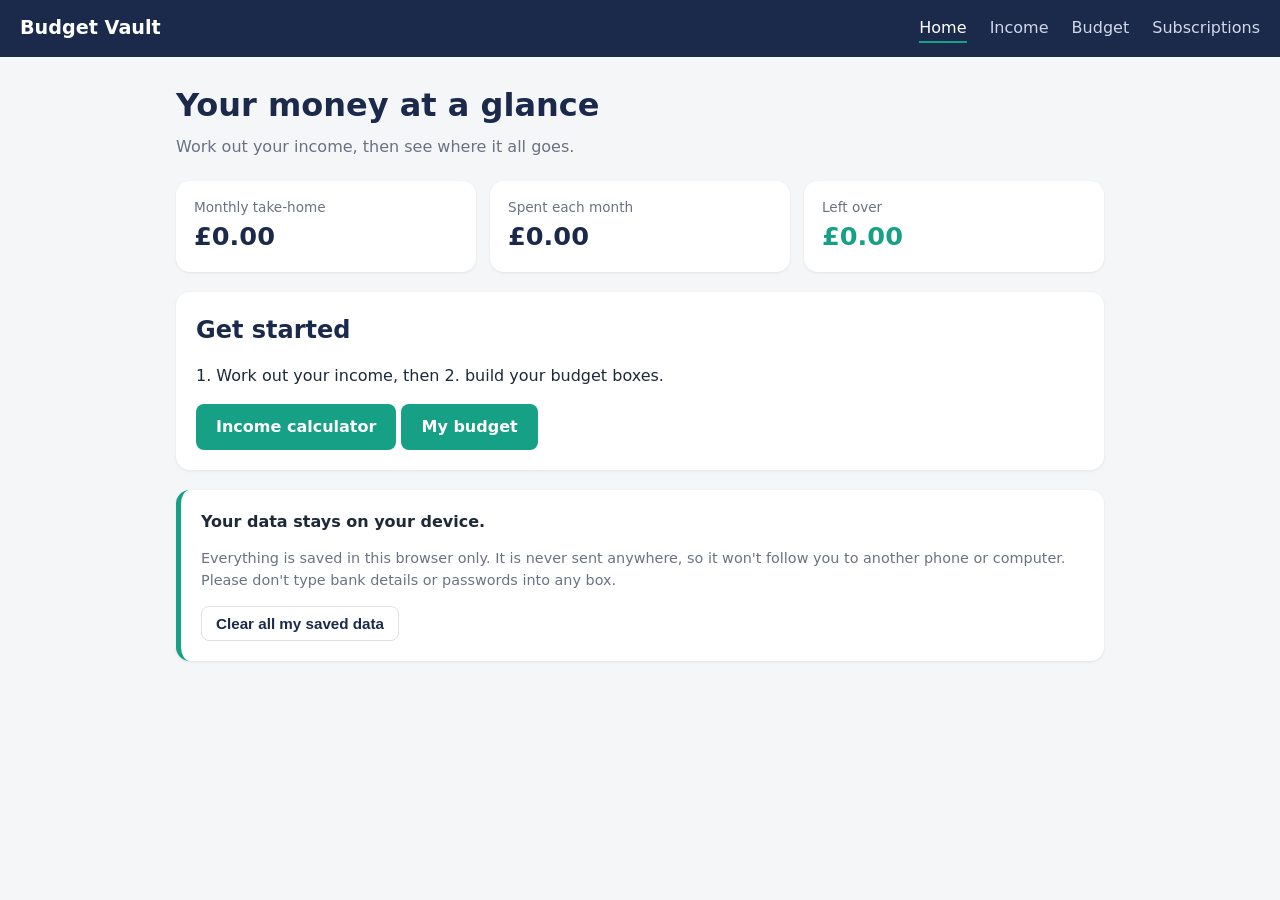
<file: index.html>
<!DOCTYPE html>
<html lang="en-GB">
<head>
  <meta charset="UTF-8">
  <meta name="viewport" content="width=device-width, initial-scale=1.0">
  <!-- Security: scripts only from this site + the Chart.js CDN; no plugins, no <base> tricks, no form posts -->
  <meta http-equiv="Content-Security-Policy" content="default-src 'self'; script-src 'self' https://cdn.jsdelivr.net; style-src 'self' 'unsafe-inline'; img-src 'self' data:; object-src 'none'; base-uri 'self'; form-action 'none'">
  <!-- Asks search engines not to list this friends-only tool (delete this line if you want it searchable) -->
  <meta name="robots" content="noindex">
  <!-- Colours the browser bar on phones -->
  <meta name="theme-color" content="#1B2A4A">
  <title>Budget Vault</title>
  <!-- Emoji favicon built inline, so there is no extra file and no 404 -->
  <link rel="icon" href="data:image/svg+xml,%3Csvg xmlns='http://www.w3.org/2000/svg' viewBox='0 0 100 100'%3E%3Ctext y='.9em' font-size='90'%3E💷%3C/text%3E%3C/svg%3E">
  <!-- Shared styles (file sits next to this page) -->
  <link rel="stylesheet" href="style.css">
</head>
<body>

  <!-- Navigation bar (same on every page) -->
  <header class="topbar">
    <span class="brand">Budget Vault</span>
    <nav>
      <a href="index.html" class="active">Home</a>
      <a href="income.html">Income</a>
      <a href="budget.html">Budget</a>
      <a href="subscriptions.html">Subscriptions</a>
    </nav>
  </header>

  <main class="container">
    <!-- Only shown if JavaScript is switched off -->
    <noscript><p class="panel warn">Budget Vault needs JavaScript switched on to work.</p></noscript>

    <h1>Your money at a glance</h1>
    <p class="subtitle">Work out your income, then see where it all goes.</p>

    <!-- Summary tiles (numbers filled in by home.js) -->
    <div class="stat-grid">
      <div class="stat"><div class="label">Monthly take-home</div><div class="value" id="sumIncome">£0.00</div></div>
      <div class="stat"><div class="label">Spent each month</div><div class="value" id="sumSpent">£0.00</div></div>
      <div class="stat"><div class="label">Left over</div><div class="value" id="sumLeft">£0.00</div></div>
    </div>

    <!-- Where to go next -->
    <div class="panel">
      <h2>Get started</h2>
      <p>1. Work out your income, then 2. build your budget boxes.</p>
      <a class="btn" href="income.html">Income calculator</a>
      <a class="btn" href="budget.html">My budget</a>
    </div>

    <!-- Privacy note -->
    <div class="panel notice">
      <strong>Your data stays on your device.</strong>
      <p class="muted">Everything is saved in this browser only. It is never sent anywhere, so it won't follow you to another phone or computer. Please don't type bank details or passwords into any box.</p>
      <button class="btn-secondary" id="resetBtn" type="button">Clear all my saved data</button>
    </div>
  </main>

  <script src="storage.js"></script>
  <script src="home.js"></script>
</body>
</html>
</file>
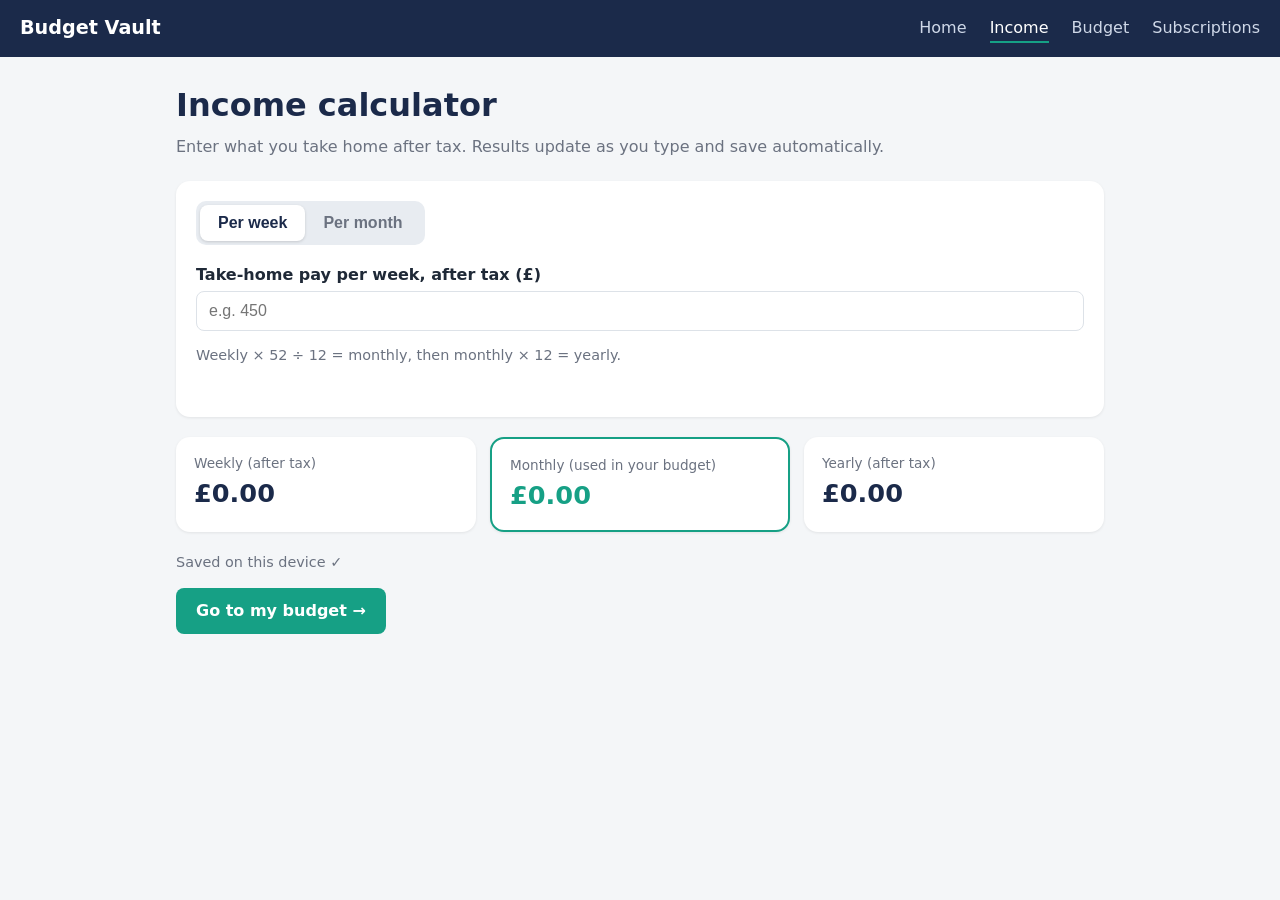
<file: income.html>
<!DOCTYPE html>
<html lang="en-GB">
<head>
  <meta charset="UTF-8">
  <meta name="viewport" content="width=device-width, initial-scale=1.0">
  <!-- Security: scripts only from this site + the Chart.js CDN; no plugins, no <base> tricks, no form posts -->
  <meta http-equiv="Content-Security-Policy" content="default-src 'self'; script-src 'self' https://cdn.jsdelivr.net; style-src 'self' 'unsafe-inline'; img-src 'self' data:; object-src 'none'; base-uri 'self'; form-action 'none'">
  <!-- Asks search engines not to list this friends-only tool (delete this line if you want it searchable) -->
  <meta name="robots" content="noindex">
  <!-- Colours the browser bar on phones -->
  <meta name="theme-color" content="#1B2A4A">
  <title>Income - Budget Vault</title>
  <!-- Emoji favicon built inline, so there is no extra file and no 404 -->
  <link rel="icon" href="data:image/svg+xml,%3Csvg xmlns='http://www.w3.org/2000/svg' viewBox='0 0 100 100'%3E%3Ctext y='.9em' font-size='90'%3E💷%3C/text%3E%3C/svg%3E">
  <!-- Shared styles (file sits next to this page) -->
  <link rel="stylesheet" href="style.css">
</head>
<body>

  <!-- Navigation bar (same on every page) -->
  <header class="topbar">
    <span class="brand">Budget Vault</span>
    <nav>
      <a href="index.html">Home</a>
      <a href="income.html" class="active">Income</a>
      <a href="budget.html">Budget</a>
      <a href="subscriptions.html">Subscriptions</a>
    </nav>
  </header>

  <main class="container">
    <!-- Only shown if JavaScript is switched off -->
    <noscript><p class="panel warn">Budget Vault needs JavaScript switched on to work.</p></noscript>

    <h1>Income calculator</h1>
    <p class="subtitle">Enter what you take home after tax. Results update as you type and save automatically.</p>

    <div class="panel">
      <!-- Pick whether you know your weekly or your monthly pay -->
      <div class="toggle">
        <button type="button" id="modeWeekly" class="active">Per week</button>
        <button type="button" id="modeMonthly">Per month</button>
      </div>

      <!-- One box for the amount (its label and placeholder change with the toggle) -->
      <div class="field-row">
        <div>
          <label for="amount" id="amountLabel">Take-home pay per week, after tax (£)</label>
          <input type="number" id="amount" min="0" step="0.01" inputmode="decimal" placeholder="e.g. 450">
          <!-- Explains the sum being done (text changes with the toggle) -->
          <p class="muted" id="howItWorks"></p>
        </div>
      </div>
    </div>

    <!-- Results (filled in by income.js) -->
    <div class="stat-grid">
      <div class="stat"><div class="label">Weekly (after tax)</div><div class="value" id="outWeekly">£0.00</div></div>
      <div class="stat highlight"><div class="label">Monthly (used in your budget)</div><div class="value good" id="outMonthly">£0.00</div></div>
      <div class="stat"><div class="label">Yearly (after tax)</div><div class="value" id="outYearly">£0.00</div></div>
    </div>

    <!-- "Saved" message (role=status lets screen readers announce it politely) -->
    <p class="muted" id="savedMsg" role="status" aria-live="polite">&nbsp;</p>
    <a class="btn" href="budget.html">Go to my budget &rarr;</a>
  </main>

  <script src="storage.js"></script>
  <script src="income.js"></script>
</body>
</html>
</file>
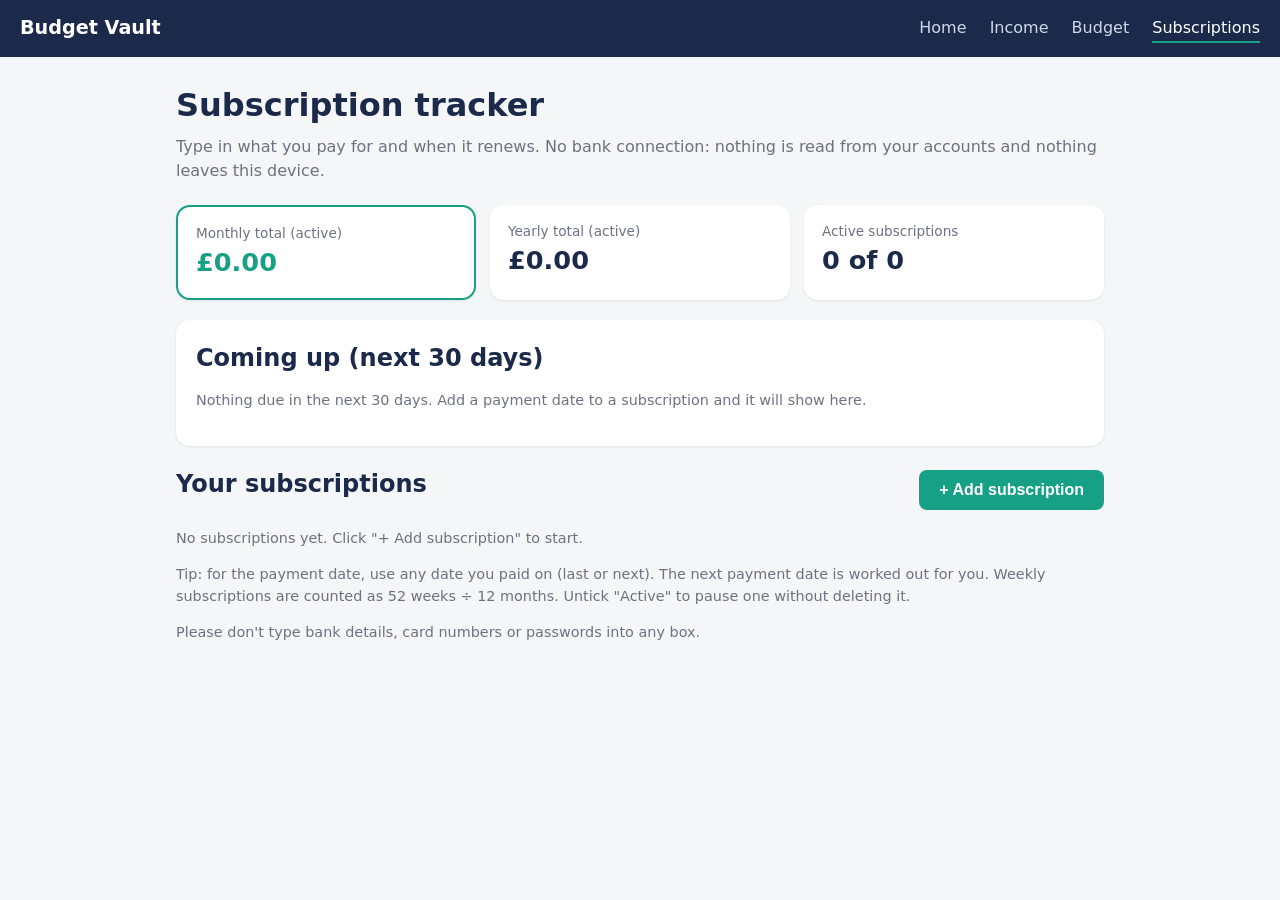
<file: subscriptions.html>
<!DOCTYPE html>
<html lang="en-GB">
<head>
  <meta charset="UTF-8">
  <meta name="viewport" content="width=device-width, initial-scale=1.0">
  <!-- Security: scripts only from this site + the Chart.js CDN; no plugins, no <base> tricks, no form posts -->
  <meta http-equiv="Content-Security-Policy" content="default-src 'self'; script-src 'self' https://cdn.jsdelivr.net; style-src 'self' 'unsafe-inline'; img-src 'self' data:; object-src 'none'; base-uri 'self'; form-action 'none'">
  <!-- Asks search engines not to list this friends-only tool (delete this line if you want it searchable) -->
  <meta name="robots" content="noindex">
  <!-- Colours the browser bar on phones -->
  <meta name="theme-color" content="#1B2A4A">
  <title>Subscriptions - Budget Vault</title>
  <!-- Emoji favicon built inline, so there is no extra file and no 404 -->
  <link rel="icon" href="data:image/svg+xml,%3Csvg xmlns='http://www.w3.org/2000/svg' viewBox='0 0 100 100'%3E%3Ctext y='.9em' font-size='90'%3E💷%3C/text%3E%3C/svg%3E">
  <!-- Shared styles (file sits next to this page) -->
  <link rel="stylesheet" href="style.css">
  <!-- Styles only this page needs (style.css stays untouched) -->
  <style>
    /* One subscription = one white card with a teal edge (grey and faded when paused) */
    .sub-row { background: var(--card); border-radius: 14px; border-left: 6px solid var(--teal); box-shadow: 0 1px 3px rgba(0, 0, 0, .08); padding: 14px; margin-bottom: 12px; display: grid; gap: 8px; }
    .sub-row.paused { border-left-color: var(--border); opacity: .65; }
    /* Same look as the other inputs, plus the dropdown and the date picker */
    .sub-row input[type="text"], .sub-row input[type="number"], .sub-row input[type="date"], .sub-row select { width: 100%; padding: 10px 12px; border: 1px solid var(--border); border-radius: 8px; font-size: 1rem; background: #fff; color: var(--text); }
    .sub-row input:focus, .sub-row select:focus { outline: 2px solid var(--teal); border-color: var(--teal); }
    /* Line 1: name, price, billing cycle */
    .line1 { display: grid; grid-template-columns: 1fr 110px 130px; gap: 8px; }
    /* Line 2: category, payment date, active tick */
    .line2 { display: grid; grid-template-columns: 1fr 1fr auto; gap: 8px; align-items: end; }
    .s-field small { display: block; color: var(--muted); font-size: .8rem; margin-bottom: 2px; }
    .active-wrap { display: flex; align-items: center; gap: 6px; font-weight: 600; margin: 0; padding-bottom: 10px; }
    .sub-row input[type="checkbox"] { width: 18px; height: 18px; accent-color: var(--teal); }
    /* Line 3: the summary sentence + delete button */
    .line3 { display: flex; align-items: center; justify-content: space-between; gap: 10px; }
    .sub-info { color: var(--muted); font-size: .9rem; }
    /* "Coming up" list */
    .upcoming { list-style: none; margin: 0; padding: 0; }
    .upcoming li { display: flex; justify-content: space-between; gap: 10px; padding: 8px 0; border-bottom: 1px solid var(--border); }
    .upcoming li:last-child { border-bottom: 0; }
    /* Small phones: name on its own row, everything else in two columns */
    @media (max-width: 520px) {
      .line1 { grid-template-columns: 1fr 1fr; }
      .s-name { grid-column: 1 / -1; }
      .line2 { grid-template-columns: 1fr 1fr; }
      .active-wrap { grid-column: 1 / -1; padding-bottom: 0; }
    }
  </style>
</head>
<body>

  <!-- Navigation bar (same on every page) -->
  <header class="topbar">
    <span class="brand">Budget Vault</span>
    <nav>
      <a href="index.html">Home</a>
      <a href="income.html">Income</a>
      <a href="budget.html">Budget</a>
      <a href="subscriptions.html" class="active">Subscriptions</a>
    </nav>
  </header>

  <main class="container">
    <!-- Only shown if JavaScript is switched off -->
    <noscript><p class="panel warn">Budget Vault needs JavaScript switched on to work.</p></noscript>

    <h1>Subscription tracker</h1>
    <p class="subtitle">Type in what you pay for and when it renews. No bank connection: nothing is read from your accounts and nothing leaves this device.</p>

    <!-- Totals (filled in by subscriptions.js) -->
    <div class="stat-grid">
      <div class="stat highlight"><div class="label">Monthly total (active)</div><div class="value good" id="sumMonthly">£0.00</div></div>
      <div class="stat"><div class="label">Yearly total (active)</div><div class="value" id="sumYearly">£0.00</div></div>
      <div class="stat"><div class="label">Active subscriptions</div><div class="value" id="sumCount">0 of 0</div></div>
    </div>

    <!-- Payments due in the next 30 days -->
    <div class="panel">
      <h2>Coming up (next 30 days)</h2>
      <ul class="upcoming" id="upcoming"></ul>
      <p class="muted" id="upcomingEmpty">Nothing due in the next 30 days. Add a payment date to a subscription and it will show here.</p>
    </div>

    <!-- Monthly cost per category -->
    <div class="panel" id="catPanel" hidden>
      <h2>By category (per month)</h2>
      <div id="categories"></div>
    </div>

    <!-- The list -->
    <div class="section-head">
      <h2>Your subscriptions</h2>
      <button class="btn" type="button" id="addBtn">+ Add subscription</button>
    </div>
    <p class="muted" id="emptyMsg">No subscriptions yet. Click "+ Add subscription" to start.</p>
    <div id="subList"></div>

    <p class="muted">Tip: for the payment date, use any date you paid on (last or next). The next payment date is worked out for you. Weekly subscriptions are counted as 52 weeks &divide; 12 months. Untick "Active" to pause one without deleting it.</p>
    <p class="muted">Please don't type bank details, card numbers or passwords into any box.</p>

    <!-- Suggestions for the category box -->
    <datalist id="catList">
      <option value="Entertainment"></option>
      <option value="Music"></option>
      <option value="Software"></option>
      <option value="Insurance"></option>
      <option value="Fitness"></option>
      <option value="Utilities"></option>
      <option value="Other"></option>
    </datalist>
  </main>

  <script src="storage.js"></script>
  <script src="subscriptions.js"></script>
</body>
</html>
</file>
<file: style.css>
/* =========================================================
   Budget Vault - shared styles (every page loads this file)
   ========================================================= */

/* ---- Colour tokens: change these once to re-theme the whole site ---- */
:root {
  --navy: #1B2A4A;       /* top bar + headings */
  --teal: #16A085;       /* main buttons + "money left" */
  --teal-dark: #12806b;  /* button hover */
  --coral: #E74C3C;      /* overspending + delete */
  --bg: #F4F6F8;         /* page background */
  --card: #FFFFFF;       /* white panels */
  --text: #1F2937;       /* main text */
  --muted: #6B7280;      /* secondary text */
  --border: #DDE2E8;     /* thin borders */
}

/* Make width maths predictable (padding included in width) */
* { box-sizing: border-box; }

/* Anything with the "hidden" attribute really disappears */
[hidden] { display: none !important; }

/* Page basics */
body {
  margin: 0;
  font-family: system-ui, -apple-system, "Segoe UI", Roboto, sans-serif;
  background: var(--bg);
  color: var(--text);
  line-height: 1.5;
}

/* ---------- Top navigation bar ---------- */
.topbar {
  background: var(--navy);
  color: #fff;
  padding: 14px 20px;
  display: flex;
  align-items: center;
  justify-content: space-between;
  flex-wrap: wrap;
  gap: 10px;
}
.topbar .brand { font-weight: 700; font-size: 1.2rem; }
.topbar nav a {
  color: #cfd8e8;
  text-decoration: none;
  margin-left: 18px;
  padding-bottom: 4px;
  font-weight: 500;
}
.topbar nav a:hover { color: #fff; }
.topbar nav a.active { color: #fff; border-bottom: 2px solid var(--teal); }

/* ---------- Page wrapper + headings ---------- */
.container { max-width: 960px; margin: 0 auto; padding: 24px 16px 60px; }
h1 { margin: 0 0 6px; color: var(--navy); }
h2 { color: var(--navy); margin: 0 0 12px; }
.subtitle { color: var(--muted); margin: 0 0 22px; }
.muted { color: var(--muted); font-size: .9rem; }

/* ---------- White panels ---------- */
.panel {
  background: var(--card);
  border-radius: 14px;
  padding: 20px;
  margin-bottom: 20px;
  box-shadow: 0 1px 3px rgba(0, 0, 0, .08);
}

/* ---------- Big number tiles ---------- */
.stat-grid {
  display: grid;
  grid-template-columns: repeat(auto-fit, minmax(190px, 1fr));
  gap: 14px;
  margin-bottom: 20px;
}
.stat {
  background: var(--card);
  border-radius: 14px;
  padding: 16px 18px;
  box-shadow: 0 1px 3px rgba(0, 0, 0, .08);
}
.stat .label { color: var(--muted); font-size: .85rem; }
.stat .value { font-size: 1.6rem; font-weight: 700; color: var(--navy); }
.stat .value.good { color: var(--teal); }
.stat .value.bad { color: var(--coral); }
.stat.highlight { border: 2px solid var(--teal); }

/* ---------- Form fields ---------- */
label { display: block; font-weight: 600; margin-bottom: 4px; }
input[type="text"], input[type="number"] {
  width: 100%;
  padding: 10px 12px;
  border: 1px solid var(--border);
  border-radius: 8px;
  font-size: 1rem;
  background: #fff;
  color: var(--text);
}
input:focus { outline: 2px solid var(--teal); border-color: var(--teal); }
.field-row {
  display: grid;
  grid-template-columns: repeat(auto-fit, minmax(200px, 1fr));
  gap: 16px;
  margin-bottom: 16px;
}

/* ---------- Buttons ---------- */
.btn {
  display: inline-block;
  background: var(--teal);
  color: #fff;
  border: 0;
  padding: 11px 20px;
  border-radius: 8px;
  font-size: 1rem;
  font-weight: 600;
  cursor: pointer;
  text-decoration: none;
}
.btn:hover { background: var(--teal-dark); }
.btn-secondary {
  background: #fff;
  color: var(--navy);
  border: 1px solid var(--border);
  padding: 8px 14px;
  border-radius: 8px;
  font-size: .95rem;
  font-weight: 600;
  cursor: pointer;
}
.btn-secondary:hover { border-color: var(--navy); }
.btn-danger { background: var(--coral); }
.btn-danger:hover { background: #c0392b; }

/* ---------- Two-option toggle (hourly / yearly) ---------- */
.toggle { display: inline-flex; background: #E8ECF1; border-radius: 10px; padding: 4px; margin-bottom: 18px; }
.toggle button {
  border: 0;
  background: transparent;
  padding: 9px 18px;
  border-radius: 8px;
  font-weight: 600;
  color: var(--muted);
  cursor: pointer;
  font-size: 1rem;
}
.toggle button.active { background: #fff; color: var(--navy); box-shadow: 0 1px 3px rgba(0, 0, 0, .15); }

/* ---------- Pie chart area ---------- */
.chart-box { position: relative; height: 340px; }
.chart-empty { text-align: center; color: var(--muted); padding: 60px 10px; }

/* ---------- Swipeable boxes (carousel) ---------- */
.section-head { display: flex; align-items: center; justify-content: space-between; margin-bottom: 8px; }
.arrows button { margin-left: 6px; }
.carousel {
  display: flex;
  gap: 16px;
  overflow-x: auto;                 /* sideways scrolling = swiping on phones */
  scroll-snap-type: x mandatory;    /* each box snaps into place */
  padding: 6px 2px 16px;
  -webkit-overflow-scrolling: touch;
}
.bv-card {
  flex: 0 0 min(340px, 86%);        /* about one box wide, next one peeks in */
  scroll-snap-align: start;
  background: var(--card);
  border-radius: 14px;
  border-top: 6px solid var(--accent, var(--navy)); /* each box's own colour */
  box-shadow: 0 1px 4px rgba(0, 0, 0, .12);
  padding: 16px;
}
.card-head { display: flex; gap: 8px; align-items: center; margin-bottom: 14px; }
.card-head .card-name { font-weight: 700; font-size: 1.1rem; }
.colour-pick { width: 38px; height: 38px; padding: 0; border: 1px solid var(--border); border-radius: 8px; background: none; cursor: pointer; }
.icon-btn { border: 0; background: #EEF2F6; border-radius: 8px; width: 32px; height: 32px; cursor: pointer; color: var(--muted); font-size: 1rem; }
.icon-btn:hover { background: #E1E7EE; color: var(--coral); }

/* One item = name, amount, remove button, then an optional tag underneath */
.item-row {
  display: grid;
  grid-template-columns: 1fr 96px 32px;
  grid-template-areas: "name amount remove" "tag tag tag";
  gap: 6px;
  margin-bottom: 12px;
}
.i-name { grid-area: name; }
.i-amount { grid-area: amount; }
.item-row .icon-btn { grid-area: remove; align-self: center; }
.i-tag { grid-area: tag; font-size: .85rem; padding: 6px 10px; }

.card-footer { display: flex; justify-content: space-between; border-top: 1px solid var(--border); margin-top: 12px; padding-top: 12px; font-size: 1.1rem; }
.chip { display: inline-block; background: #EEF2F6; border-radius: 999px; padding: 3px 10px; font-size: .8rem; margin: 6px 6px 0 0; }

/* The dashed "+ Add a box" card */
.add-card { border-top: 6px dashed var(--border); background: transparent; box-shadow: none; border: 2px dashed var(--border); border-top-width: 6px; }
.add-card h3 { margin: 0 0 4px; color: var(--navy); }
.preset-list { display: flex; flex-wrap: wrap; gap: 8px; margin: 12px 0; }
.custom-row { display: flex; gap: 8px; }
.custom-row .btn { padding: 8px 14px; }

.notice { border-left: 5px solid var(--teal); }
.warn { color: var(--coral); font-weight: 600; }
</file>
